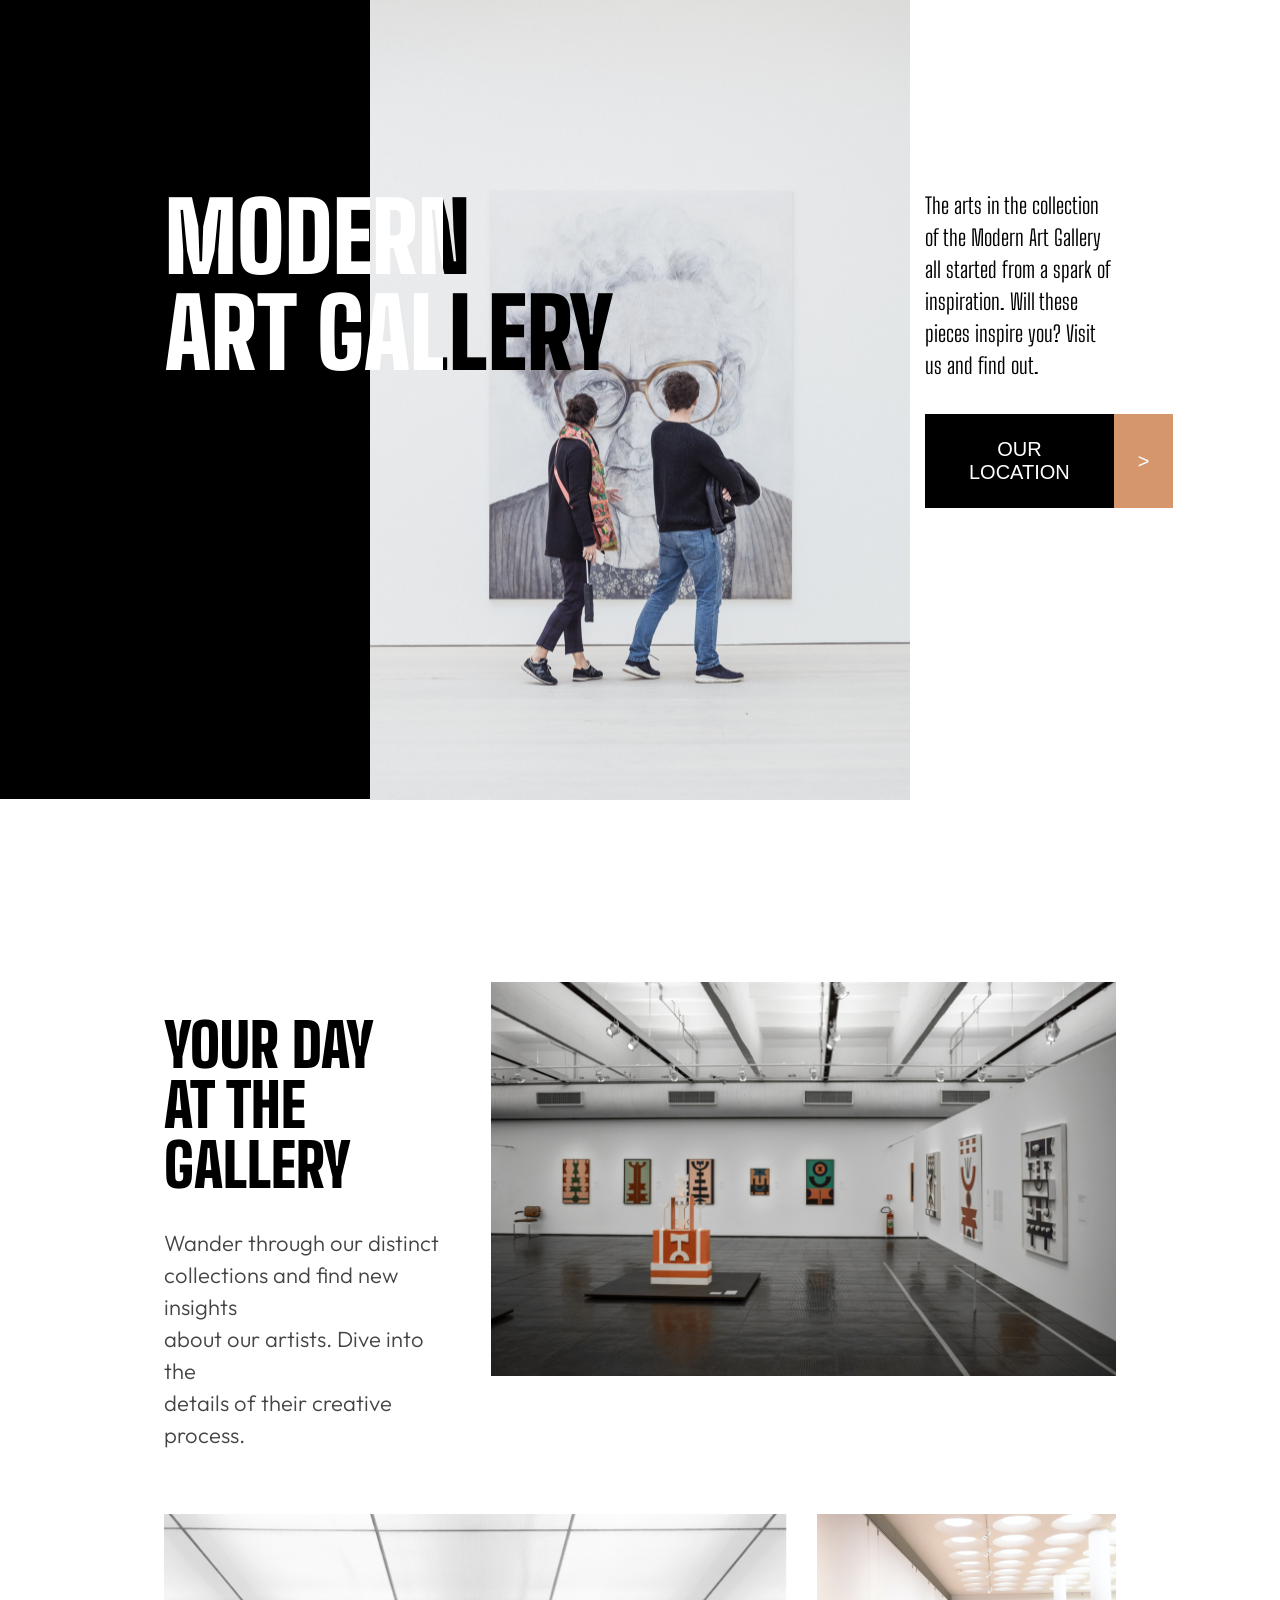
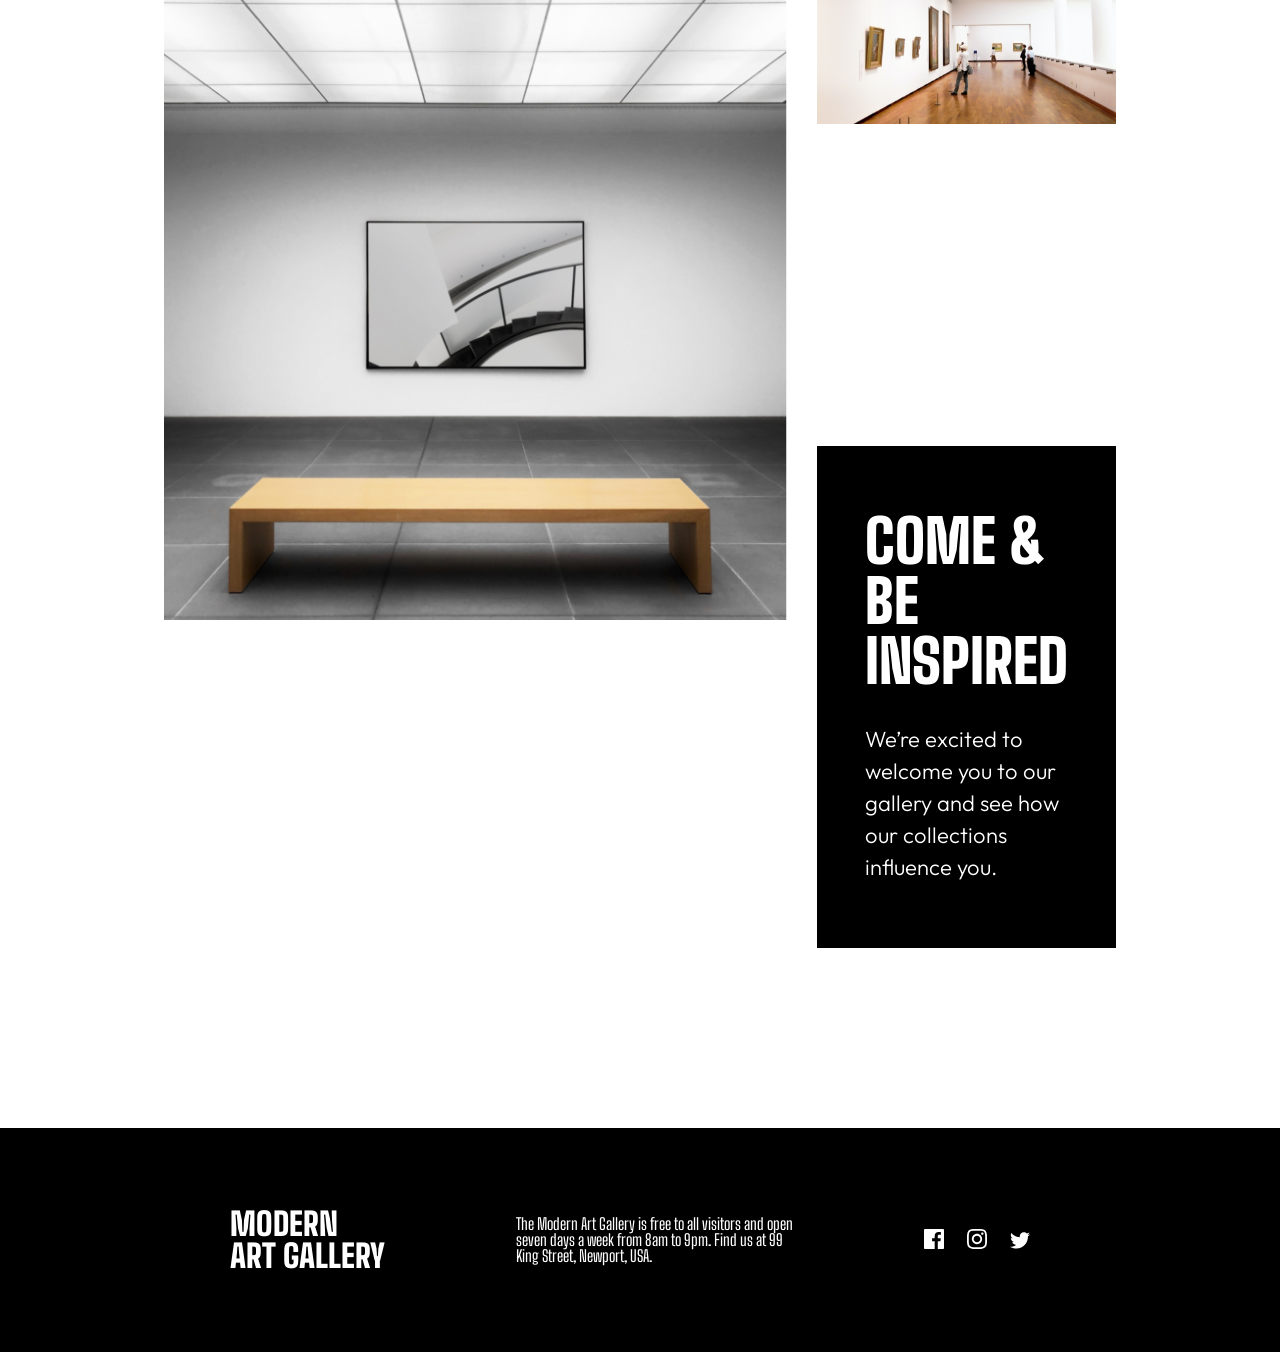
<file: index.html>
<!DOCTYPE html>
<html lang="en">
<head>
  <meta charset="UTF-8">
  <meta name="viewport" content="width=device-width, initial-scale=1.0">
  <title>Modern Art Gallery</title>

  <!--STYLES-->
  <link rel="stylesheet" href="styles/reset.css">
  <link rel="stylesheet" href="styles/styles.css">
</head>
<body>
  <main>
  <section class="top-section">
    <div class="black"></div>
    <div class="image"><img src="images/glasses.svg"></div>
    <h1>MODERN<br> ART GALLERY</h1>

    <div class="about">
      <p class="about-us">The arts in the collection of the Modern Art Gallery all started from a spark of inspiration. Will these pieces inspire you? Visit us and find out.</p>
      <div class="btns">
        <a href="location.html" target="_blank"> <!--ლინკი რომ გადავიდეთ შემდეგ გვერდზე, ღილაკზე დაჭერის შემდეგ-->
          <button class="location-btn">OUR LOCATION</button>
        <button class="deco-btn">></button>
        </a>
      </div>
    </div>
  </section>

  <section class="lower-section">
    <div class="day">
      <h2>YOUR DAY<br> AT THE GALLERY</h2>
      <p>Wander through our distinct<br>collections and find new insights<br> about our artists. Dive into the<br> details of their creative process.</p>
    </div>

    <img class="big-room" src="images/big-room.svg">
    <img class="branch" src="images/branch.svg">
    <img class="admire" src="images/admire.svg">

    <div class="inspire">
      <h2>COME & BE INSPIRED</h2>
      <p>We’re excited to welcome you to our<br> gallery and see how our collections<br> influence you.</p>
    </div>
  </section>
  </main>

  <footer>
    <h3>MODERN<br> ART GALLERY</h3>
    <p>The Modern Art Gallery is free to all visitors and open<br> seven days a week from 8am to 9pm. Find us at 99<br> King Street, Newport, USA.</p>
    <div class="social-icons">
      <img class="fb" src="images/facebook.svg">
      <img class="insta" src="images/instagram.svg">
      <img class="tw" src="images/twitter.svg">
    </div>

    <!--<div class="social-btns">
      <i class="fab fa-facebook-f"></i>
      <i class="fab fa-instagram"></i>
      <i class="fab fa-twitter"></i>
    </div>
    ^^აქ ვცადე ასე გამომეყნებინა სოციალური მედიების აიქონები, მაგრამ არ გამოჩნდა-->
  </footer>
</body>
</html>
</file>
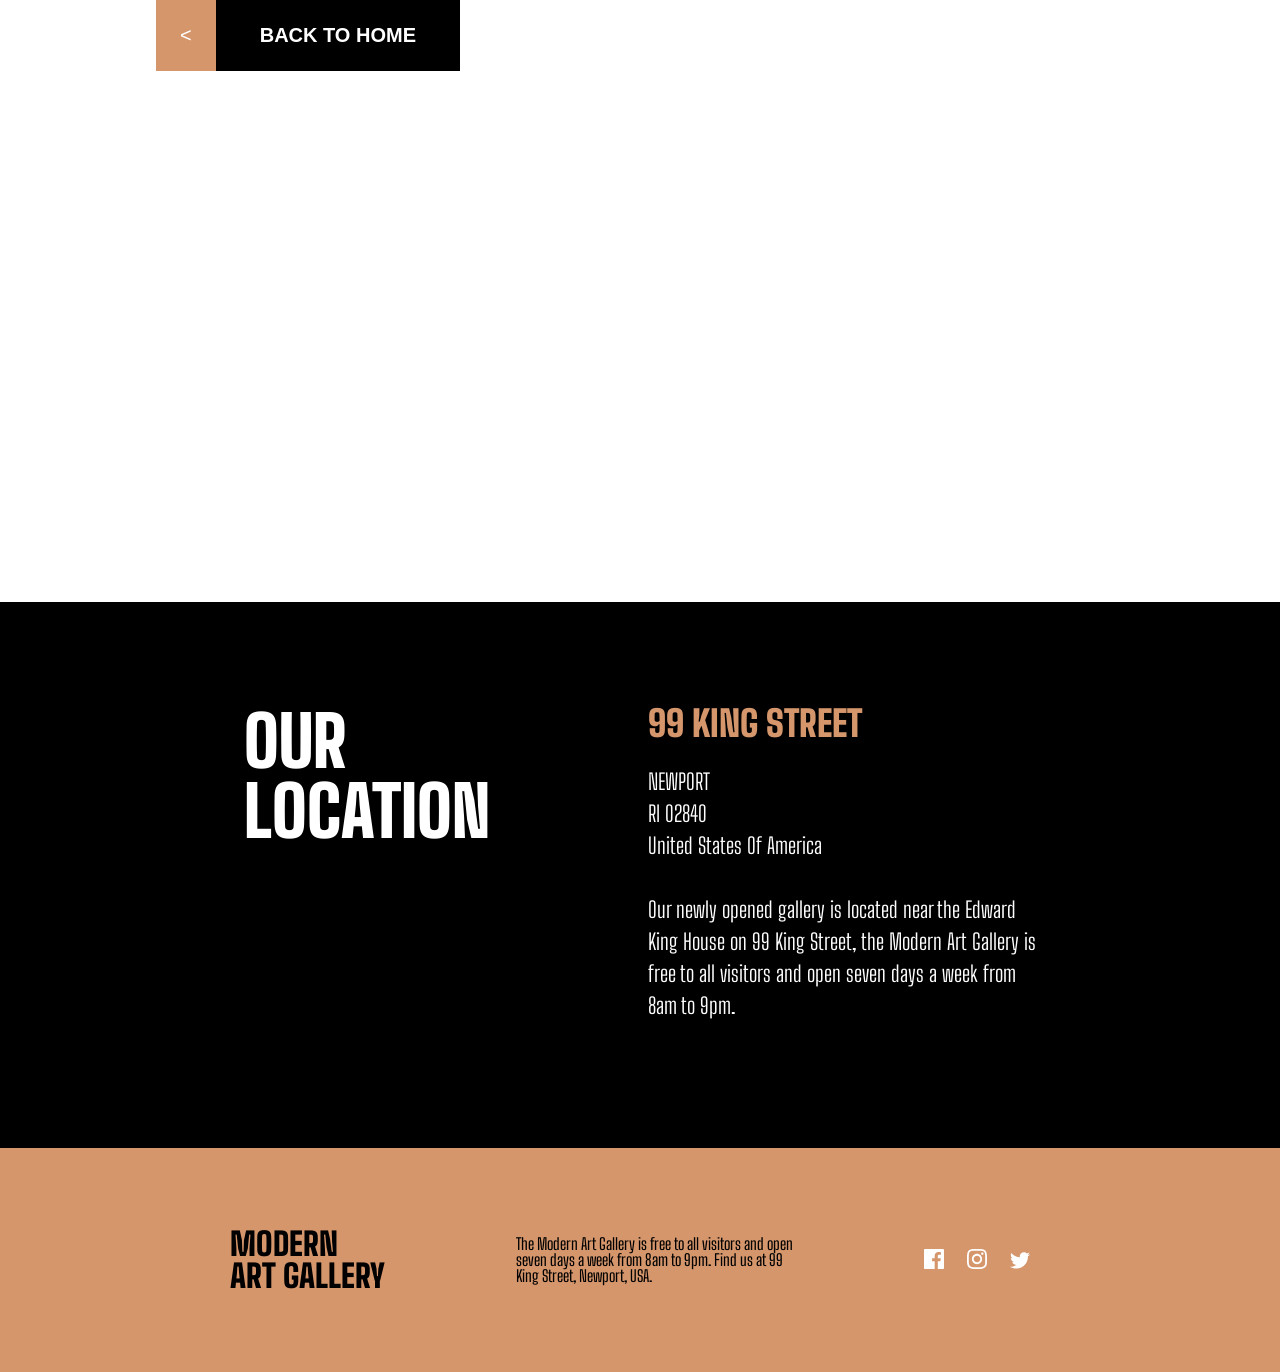
<file: location.html>
<!DOCTYPE html>
<html lang="en">
<head>
  <meta charset="UTF-8">
  <meta name="viewport" content="width=device-width, initial-scale=1.0">
  <title>Location</title>

  <!--STYLES-->
  <link rel="stylesheet" href="styles/reset.css">
  <link rel="stylesheet" href="styles/location.css">
</head>
<body>
  <section class="top-section">
    <div class="btns">
      <a href="index.html" target="_blank"> <!--უკან დასაბრუნებლად ლინკი, btn-ზე დაჭერის დროს index.html-ზე გვაბრუნებს-->
        <button class="arrow"><</button>
        <button class="home-btn">BACK TO HOME</button>
      </a>
    </div>

    <iframe src="https://www.google.com/maps/embed?pb=!1m18!1m12!1m3!1d47823.193122215445!2d-71.32640455!3d41.483693!2m3!1f0!2f0!3f0!3m2!1i1024!2i768!4f13.1!3m3!1m2!1s0x89e5af6466956fef%3A0xdc09e3d03c59e590!2sNewport%2C%20RI%2002840%2C%20USA!5e0!3m2!1sen!2sge!4v1746096943176!5m2!1sen!2sge" width="100%" height="600" style="border:0;" allowfullscreen="" loading="lazy" referrerpolicy="no-referrer-when-downgrade"> <!--ჩვეულებრივი რუკა ვქენი. ისე ფერადი ვერ ვიპოვე-->
    </iframe>
  </section>
  <section class="lower-section">
    <h1>OUR<br> LOCATION</h1>

    <div class="loc-details">
      <h3>99 KING STREET</h3>
      <span>NEWPORT <br> RI 02840 <br> United States Of America</span>
      <p>Our newly opened gallery is located near the Edward <br> King House on 99 King Street, the Modern Art Gallery is <br> free to all visitors and open seven days a week from <br> 8am to 9pm.</p>
    </div>
  </section>
  
  <footer>
    <h3>MODERN<br> ART GALLERY</h3>
    <p>The Modern Art Gallery is free to all visitors and open<br> seven days a week from 8am to 9pm. Find us at 99<br> King Street, Newport, USA.</p>
    <div class="social-icons">
      <img class="fb" src="images/facebook.svg">
      <img class="insta" src="images/instagram.svg">
      <img class="tw" src="images/twitter.svg">
    </div>

    <!--<div class="social-btns">
      <i class="fab fa-facebook-f"></i>
      <i class="fab fa-instagram"></i>
      <i class="fab fa-twitter"></i>
    </div>
    ^^აქ ვცადე ასე გამომეყნებინა სოციალური მედიების აიქონები, მაგრამ არ გამოჩნდა-->
  </footer>
</body>
</html>
</file>
<file: styles/styles.css>
@import url('https://fonts.googleapis.com/css2?family=Big+Shoulders:opsz,wght@10..72,100..900&family=Outfit:wght@100..900&display=swap');

body{
  height: 100vh;
  font-family: "Big Shoulders", sans-serif;
}

a{
  text-decoration: none;
  display: flex;
}

.top-section{
  display: grid;
  grid-template-columns: 1fr 1fr 1fr;
}

.black{
  background-color: black;
  height: 799px;
}

h1{
  position: absolute; /*სხვა ელემენტზე რომ ყოფილიყო*/
  top: 189px;
  left: 165px;
  font-weight: 900;
  font-size: 96px;
  background: linear-gradient(to right, white 62%, black 10%, black 38%);/*ყველაზე კარგი რაც მოვიფიქრე ეს იყო*/
  -webkit-background-clip: text;
  -webkit-text-fill-color: transparent;
}

.about{
  position: absolute;
  top: 190px;
  right: 164px;
  left: 925px;
}

.about-us{
  font-weight: 300;
  font-size: 22px;
  line-height: 32px;
  margin-bottom: 32px;
}

.location-btn{
  border: none;
  background-color: black;
  color: white;
  font-weight: 300;
  font-size: 20px;
  padding: 24px 44px;
  margin-right: 0px;
}

.deco-btn{
  border: none;
  background-color: rgba(213, 150, 108, 1);
  color: white;
  font-weight: 300;
  font-size: 20px;
  padding: 24px;
  margin-left: 0px;
}

.lower-section{
  display: grid;
  grid-template-columns: repeat(3, 1fr); /*3 იმიტომ გავაკეთე, რომ ზემოთ მარჯვენა სურათი ოდნავ უფრო განიერი ყოფილიყო და მეტი ადგილი ქონოდა*/
  grid-template-rows: repeat(3, 1fr);
  grid-gap: 30px;
  margin: 180px 164px;
}

.day{
  grid-column: 1 / 2; /*column-ის პირველი ხაზიდან მე-2-მდე*/
  grid-row: 1 / 2;/*row-ს პირველი ხაზიდან მე-2-მდე*/
  display: flex;
  flex-direction: column;
  justify-content: center;
}

.day h2{
  font-weight: 900;
  font-size: 60px;
  margin-bottom: 32px;
}

.day p{
  font-family: "Outfit", sans-serif;
  font-weight: 300;
  font-size: 22px;
  line-height: 32px;
  color: rgba(68, 68, 68, 1);
}

.big-room{
  grid-column: 2 / 4; /*column-ის მეორე ხაზიდან მე-4-მდე*/
  grid-row: 1 / 2; /*row-ს პირველი ხაზიდან მე-2-მდე*/
}

.branch{
  grid-column: 1 / 3; /*column-ის პირველი ხაზიდან მე-3-მდე*/
  grid-row: 2 / 4; /*row-ს მეორე ხაზიდან მე-4-მდე*/
}

.admire{
  grid-column: 3 / 4; /*column-ის მესამე ხაზიდან მე-4-მდე*/
  grid-row: 2 / 3; /*row-ს მეორე ხაზიდან მე-3-მდე*/
}

.inspire{ /*რატომღაც არ ჯდება თავის ადგილას*/
  grid-column: 3 / 4; /*column-ის მეასმე ხაზიდან მე-4-მდე*/
  grid-row: 3 / 4; /*row-ს მესამე ხაზიდან მე-4-მდე*/
  background-color: black;
  color: white;
  padding: 65px 48px;
}

.inspire h2{
  font-weight: 900;
  font-size: 60px;
  margin-bottom: 32px;
}

.inspire p{
  font-family: "Outfit", sans-serif;
  font-weight: 300;
  font-size: 22px;
  line-height: 32px;
}

.lower-section img{
  width: 100%;
  height: auto;
  display: block;
}

footer{
  background-color: black;
  padding: 80px 165px;
  display: flex;
  align-items: center;
  justify-content: space-around;
}

footer h3{
  color: white;
  font-weight: 900;
  font-size: 32px;
}

footer p{
  color: white;
}

footer img{
  margin-right: 20px;
}
</file>
<file: styles/location.css>
@import url('https://fonts.googleapis.com/css2?family=Big+Shoulders:opsz,wght@10..72,100..900&family=Outfit:wght@100..900&display=swap');

body{
  height: 100vh;
  font-family: "Big Shoulders", sans-serif;
  display: flex;
  flex-direction: column;
}

a{
  text-decoration: none;
  display: flex;
  position: absolute; /*სხვა ელემენტზე რომ ყოფილიყო*/
  top: 0;
  left: 156px;
}

.arrow{
  border: none;
  background-color: rgba(213, 150, 108, 1);
  color: white;
  font-weight: 300;
  font-size: 20px;
  padding: 24px;
  margin-left: 0px;
}

.home-btn{
  border: none;
  background-color: black;
  color: white;
  font-weight: 800;
  font-size: 20px;
  padding: 24px 44px;
  margin-right: 0px;
}

.lower-section{
  padding: 104px 165px 126px;
  display: flex;
  justify-content: space-around;
  background-color: black;
}

.lower-section h1{
  color: white;
  font-weight: 900;
  font-size: 70px;
  line-height: 70px;
}

.loc-details h3{
  color: rgba(213, 150, 108, 1);
  font-weight: 900;
  font-size: 36px;
  line-height: 36px;
  margin-bottom: 24px;
}

.loc-details span{
  color: white;
  font-weight: 300;
  font-size: 22px;
  line-height: 32px;
  margin-bottom: 32px;
  display: block;
}

.loc-details p{
  color: white;
  font-weight: 300;
  font-size: 22px;
  line-height: 32px;
}

footer{
  background-color: rgba(213, 150, 108, 1);
  padding: 80px 165px;
  display: flex;
  align-items: center;
  justify-content: space-around;
}

footer h3{
  color: black;
  font-weight: 900;
  font-size: 32px;
}

footer p{
  color: black;
}

footer img{
  margin-right: 20px;
}
</file>
